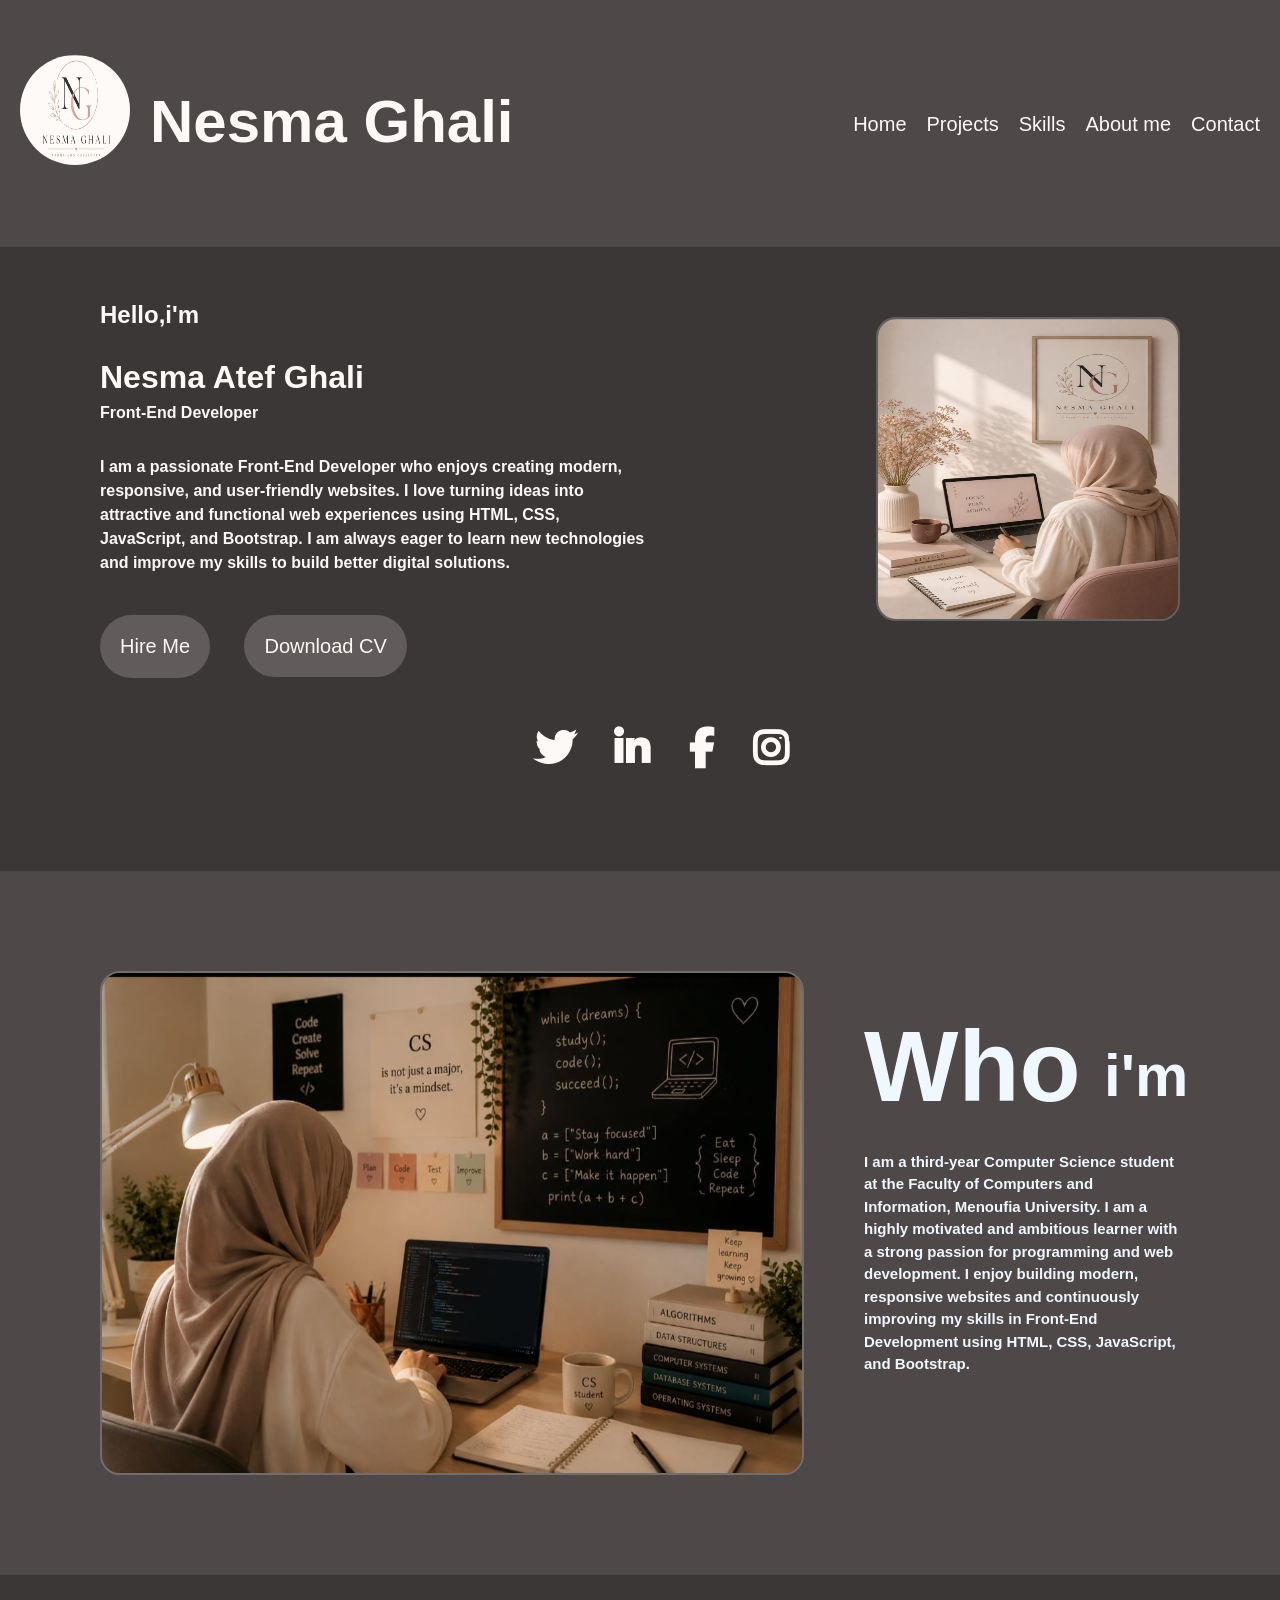
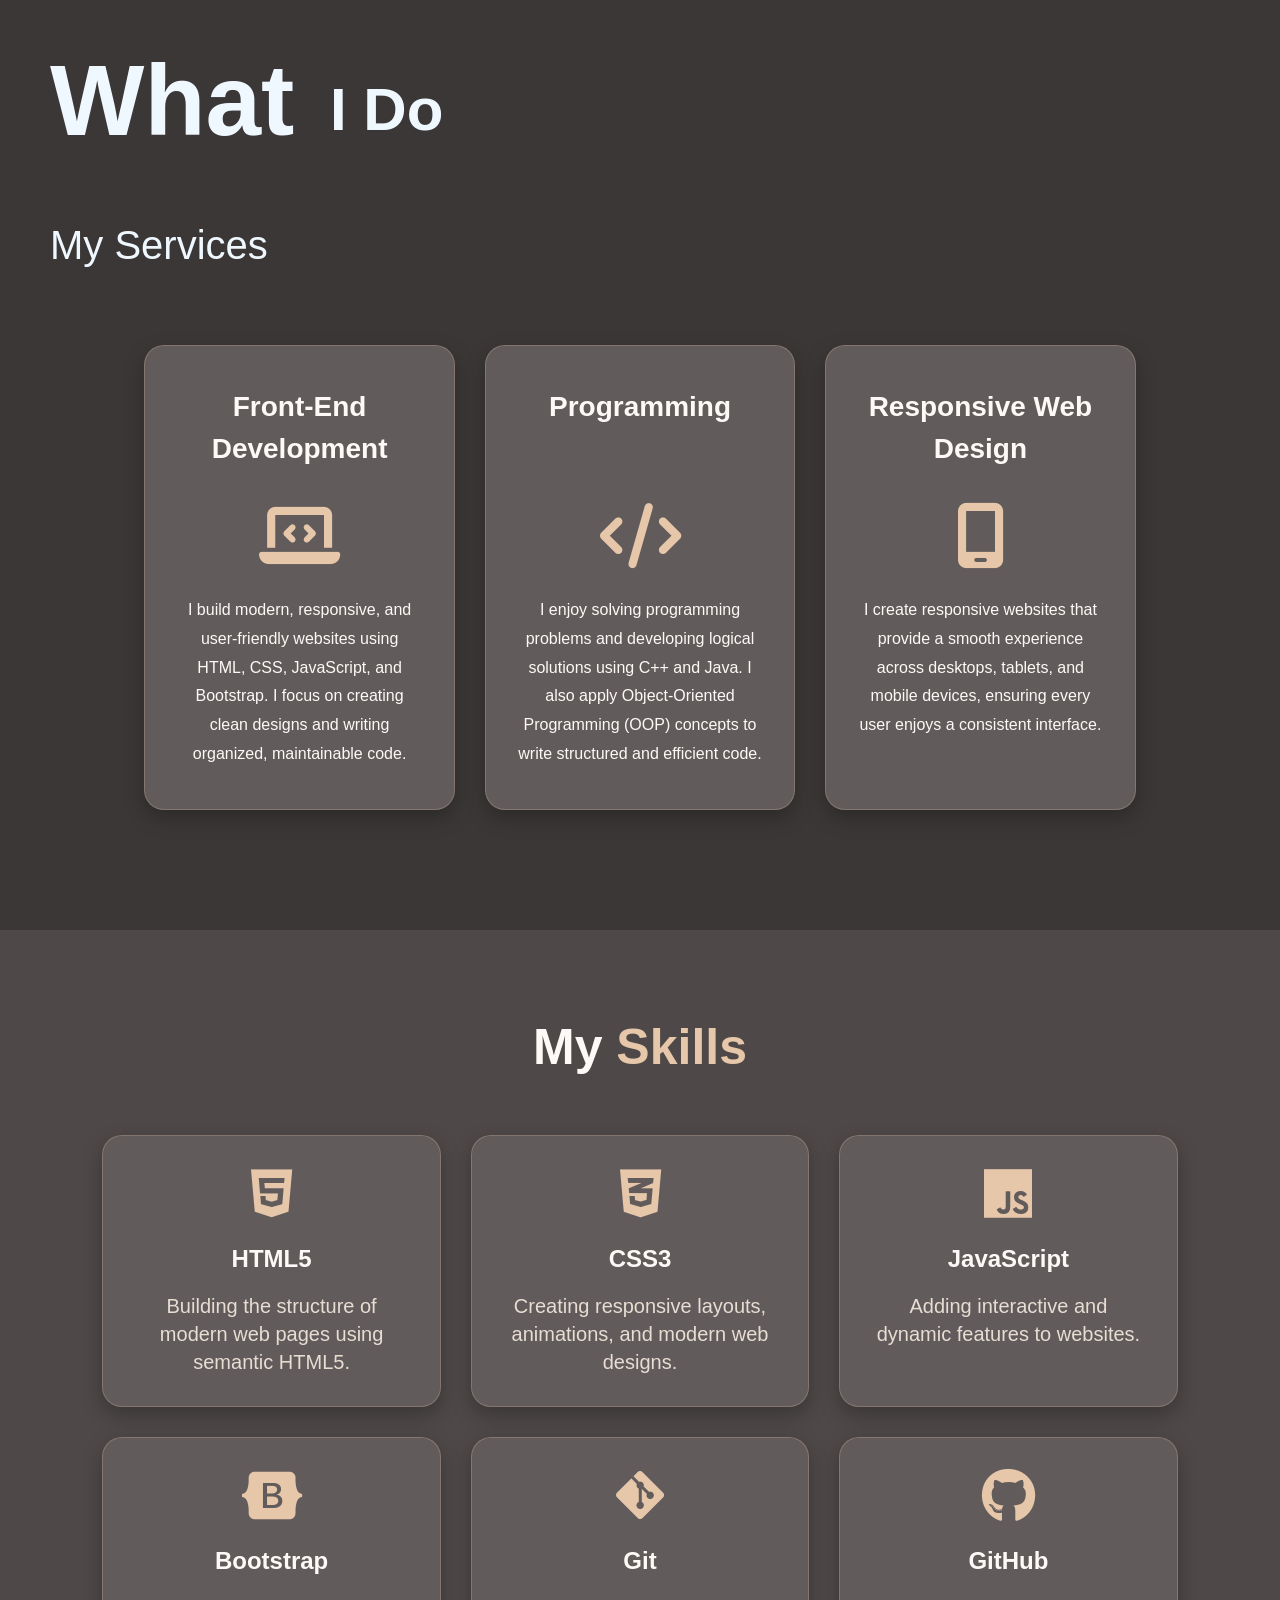
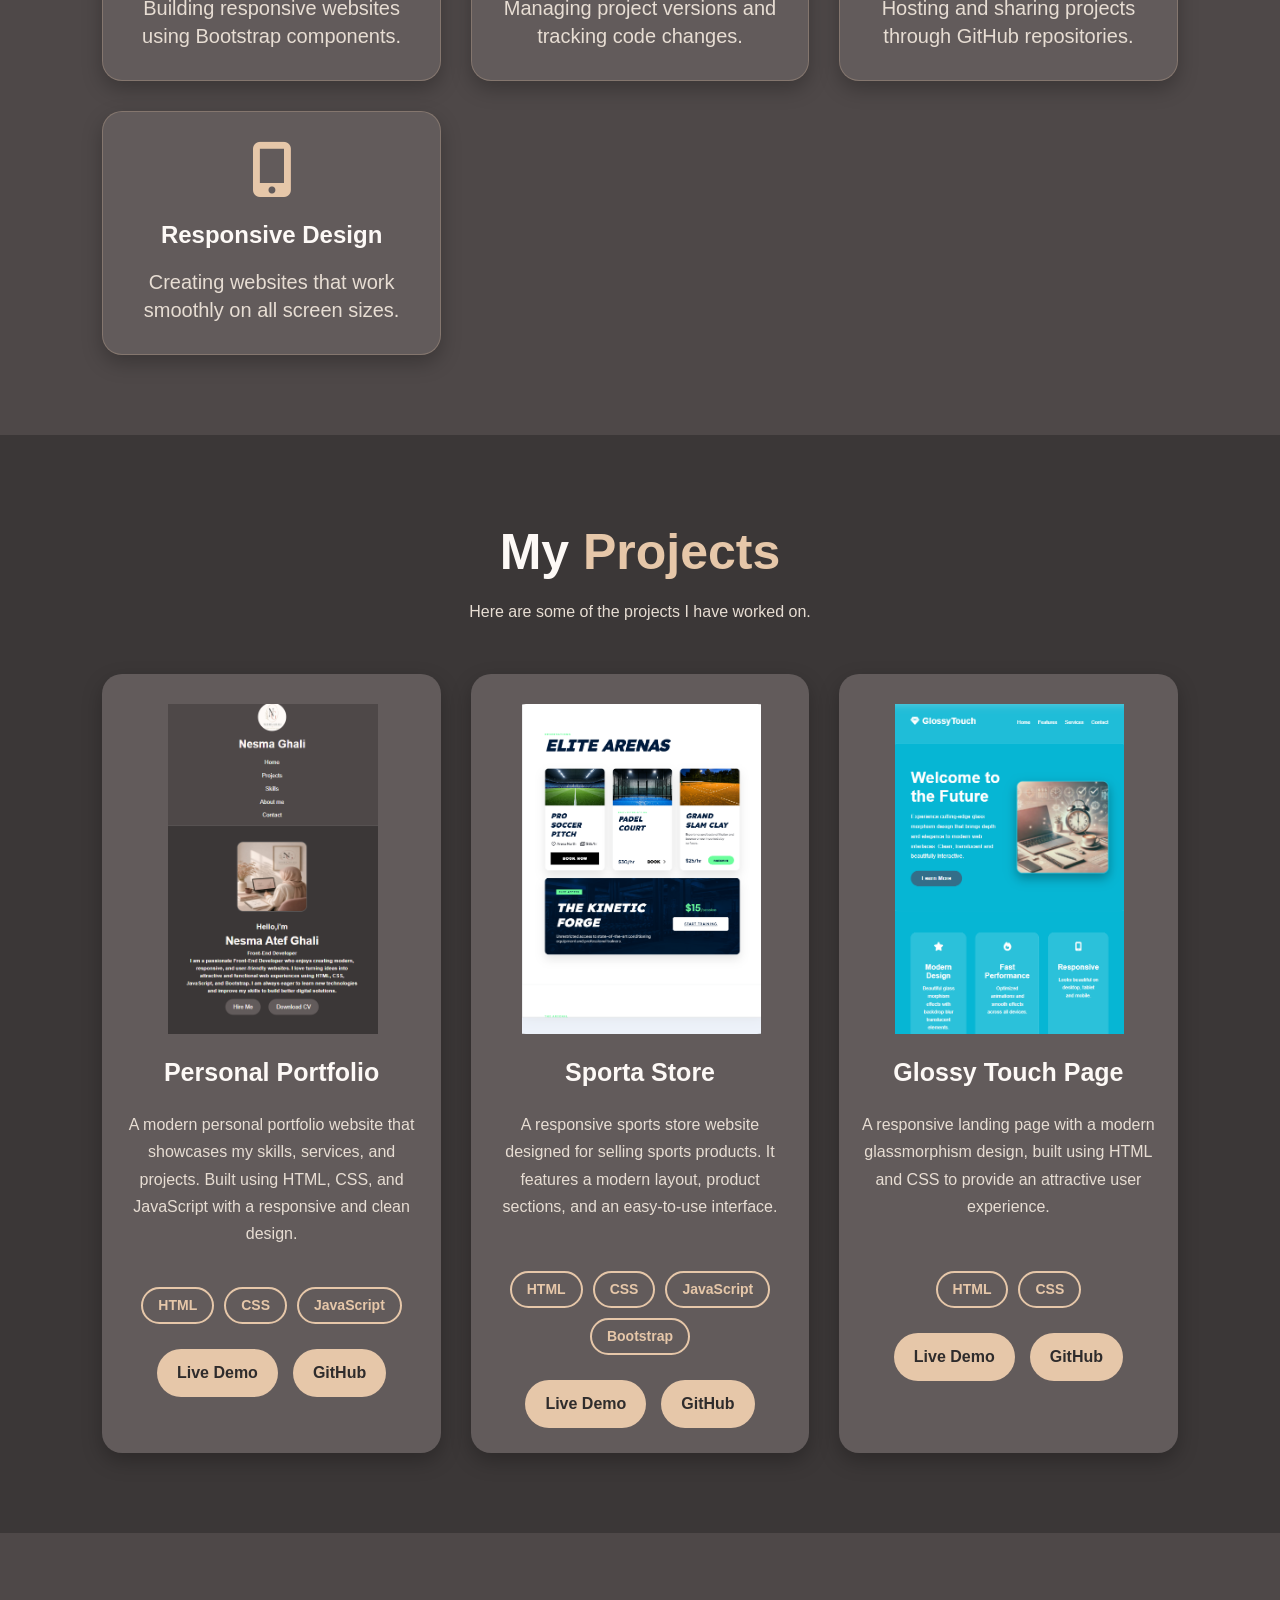
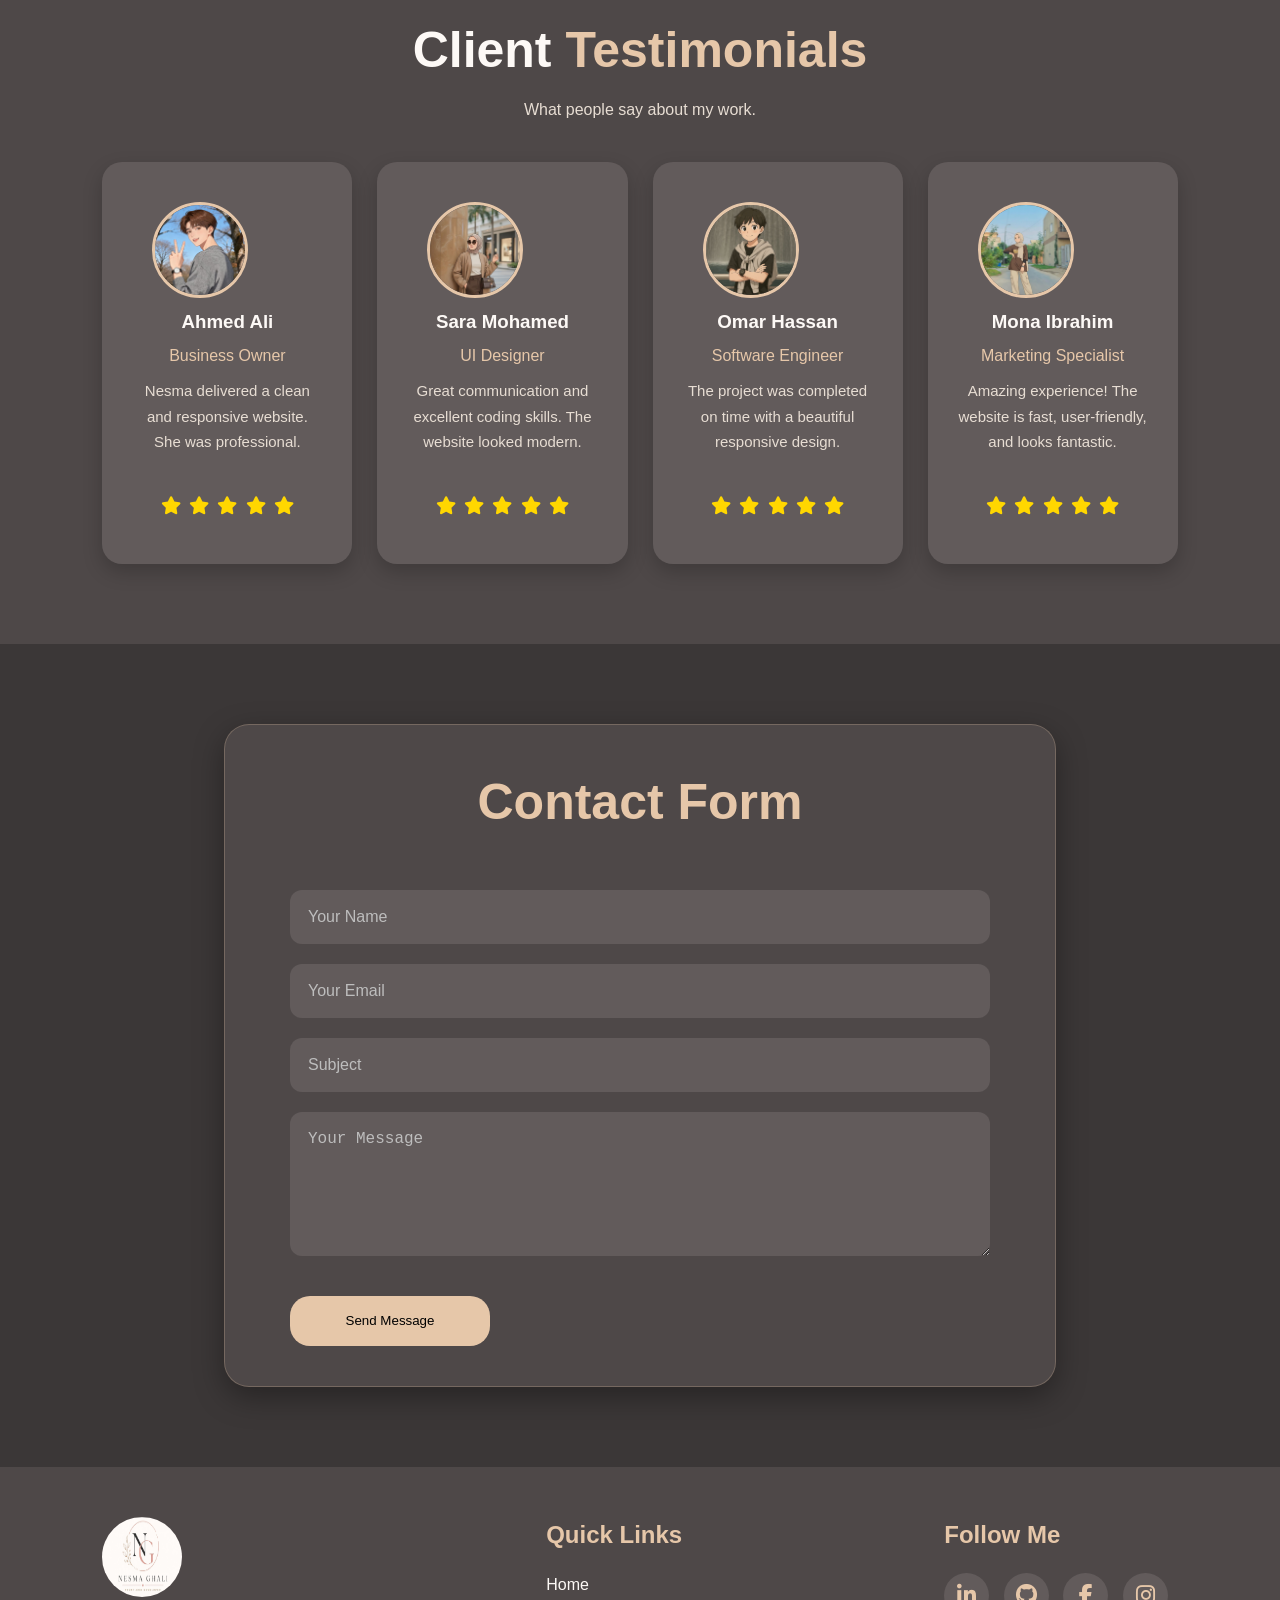
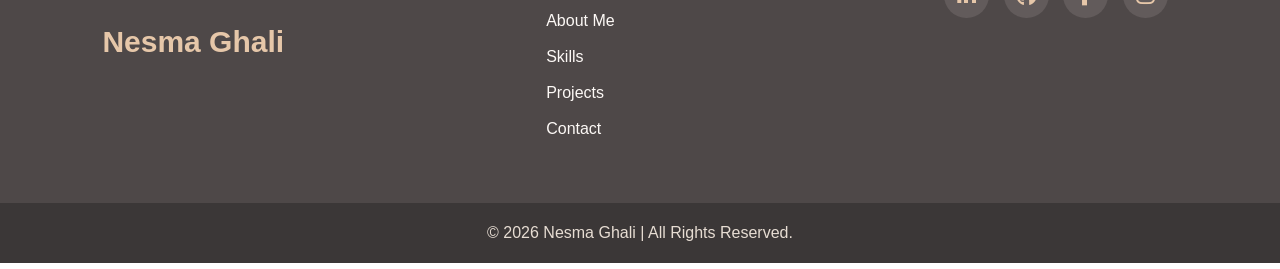
<file: index.html>
<!DOCTYPE html>
<html lang="en">
<head>
    <meta charset="UTF-8">
    <meta name="viewport" content="width=device-width, initial-scale=1.0">
    <title>Portfolio||Web Page</title>
    <link rel="stylesheet"
href="https://cdnjs.cloudflare.com/ajax/libs/font-awesome/6.6.0/css/all.min.css">
    <link rel="stylesheet" href="project.css">
</head>
<body>
    <!--header-->
    <div class="header">
        <div class="logo">
          <img src="images/logo-photo.jpeg">
          <h1>Nesma Ghali</h1>
        </div>
        <div class="navbar">
            <ul>
                <li><a href="#">Home</a></li>
                <li><a href="#project">Projects</a></li>
                <li><a href="#skill">Skills</a></li>
                <li><a href="#about_me">About me</a></li>
                <li><a href="#con_tact">Contact</a></li>
            </ul>
        </div>
    </div>
    <!--hero_section-->
    <div class="herosection">
        <div class="info">
            <h2 class="hello">Hello,i'm</h2>
            <h1>Nesma Atef Ghali</h1>
            <p class="job"><b>Front-End Developer</b></p>
            <p><b>I am a passionate Front-End Developer who enjoys creating modern,<br> responsive, and user-friendly websites. I love turning ideas into<br> attractive and functional web experiences using HTML, CSS,<br> JavaScript, and Bootstrap. I am always eager to learn new technologies <br>and improve my skills to build better digital solutions.</b></p>
            <button class="btn">Hire Me</button>
            <a href="my cv.pdf" id="downloadcv" class="btn">Download CV</a>
            <div class="social"> 
                 <a href="#"><i class="fa-brands fa-twitter"></i></a>
                 <a href="#"><i class="fa-brands fa-linkedin-in"></i></a>
                 <a target="_blank" href="https://www.facebook.com/share/19CzKwdGbt/"><i class="fa-brands fa-facebook-f"></i></a>
                 <a href="#"><i class="fa-brands fa-instagram"></i></a>
            </div>
        </div>
        <div class="heroimge">
         <img src="images/hero-photo.jpeg">
        </div>
    </div>
    <!--About section-->
    <div id="about_me" class="aboutme">
        <div class="aboutphoto">
            <img src="images/about_photo.jpeg">
        </div>
        <div class="aboutmepara">
           <h2>Who</h2><h3>i'm</h3><p><b>I am a third-year Computer Science student at the Faculty of Computers and Information, Menoufia University. I am a highly motivated and ambitious learner with a strong passion for programming and web development. I enjoy building modern, responsive websites and continuously improving my skills in Front-End Development using HTML, CSS, JavaScript, and Bootstrap.</b></p>
        </div>
    </div>
    <!-- service section -->
     <div class="Service">
         <h2 class="h2">What <h3>I Do</h3></h2><p class="my_services">My Services </p>
         <div class="service_photo">
            <div class="card">
                <h2>Front-End Development</h2>
                 <i class="fa-solid fa-laptop-code"></i>
                <p>I build modern, responsive, and user-friendly websites using HTML, CSS, JavaScript, and Bootstrap. I focus on creating clean designs and writing organized, maintainable code.</p>
            </div>
            <div class="card">
                <h2>Programming</h2>
                 <i class="fa-solid fa-code"></i>
                <p>I enjoy solving programming problems and developing logical solutions using C++ and Java. I also apply Object-Oriented Programming (OOP) concepts to write structured and efficient code.</p>
            </div>
            <div class="card">
                <h2>Responsive Web Design</h2>
                 <i class="fa-solid fa-mobile-screen"></i>
                <p>I create responsive websites that provide a smooth experience across desktops, tablets, and mobile devices, ensuring every user enjoys a consistent interface.</p>
            </div>
         </div>
     </div>
    <!-- Skills Section -->
<div id="skill" class="skills">
    <h1>My <span>Skills</span></h1>
    <div class="skills-container">

        <div class="skill-card">
            <i class="fa-brands fa-html5"></i>
            <h3>HTML5</h3>
            <p>Building the structure of modern web pages using semantic HTML5.</p>
        </div>

        <div class="skill-card">
            <i class="fa-brands fa-css3-alt"></i>
            <h3>CSS3</h3>
            <p>Creating responsive layouts, animations, and modern web designs.</p>
        </div>

        <div class="skill-card">
            <i class="fa-brands fa-js"></i>
            <h3>JavaScript</h3>
            <p>Adding interactive and dynamic features to websites.</p>
        </div>

        <div class="skill-card">
            <i class="fa-brands fa-bootstrap"></i>
            <h3>Bootstrap</h3>
            <p>Building responsive websites using Bootstrap components.</p>
        </div>

        <div class="skill-card">
            <i class="fa-brands fa-git-alt"></i>
            <h3>Git</h3>
            <p>Managing project versions and tracking code changes.</p>
        </div>

        <div class="skill-card">
            <i class="fa-brands fa-github"></i>
            <h3>GitHub</h3>
            <p>Hosting and sharing projects through GitHub repositories.</p>
        </div>

        <div class="skill-card">
            <i class="fa-solid fa-mobile-screen-button"></i>
            <h3>Responsive Design</h3>
            <p>Creating websites that work smoothly on all screen sizes.</p>
        </div>
    </div>
</div>
<!-- Projects Section -->

<div id="project" class="projects">

    <h1>My <span>Projects</span></h1>
    <p>Here are some of the projects I have worked on.</p>

    <div class="projects-container">

        <!-- Project 1 -->
        <div class="project-card">

            <img src="images/project3.png" alt="Portfolio">

            <h3>Personal Portfolio</h3>

            <p>
                A modern personal portfolio website that showcases my skills,
                services, and projects. Built using HTML, CSS, and JavaScript
                with a responsive and clean design.
            </p>

            <div class="tech">
                <span>HTML</span>
                <span>CSS</span>
                <span>JavaScript</span>
            </div>

            <div class="buttons">
                <a href= https://nesmaghali2006.github.io/Portfolio/ target="_blank" class="btn">Live Demo</a>
                <a href=https://github.com/NesmaGhali2006/Portfolio target="_blank" class="btn">GitHub</a>
            </div>

        </div>

        <!-- Project 2 -->
        <div class="project-card">

            <img src="images/project2.png" alt="Sporta Store">

            <h3>Sporta Store</h3>

            <p>
                A responsive sports store website designed for selling sports
                products. It features a modern layout, product sections,
                and an easy-to-use interface.
            </p>

            <div class="tech">
                <span>HTML</span>
                <span>CSS</span>
                <span>JavaScript</span>
                <span>Bootstrap</span>
            </div>

            <div class="buttons">
                <a href="https://nesmaghali2006.github.io/sportaproject/" target="_blank" class="btn">Live Demo</a>
                <a href="https://github.com/NesmaGhali2006/sportaproject" target="_blank" class="btn">GitHub</a>
            </div>

        </div>

        <!-- Project 3 -->
        <div class="project-card">

            <img src="images/project1.png" alt="Glossy Touch">

            <h3>Glossy Touch Page</h3>

            <p>
                A responsive landing page with a modern glassmorphism design,
                built using HTML and CSS to provide an attractive user experience.
            </p>

            <div class="tech">
                <span>HTML</span>
                <span>CSS</span>
            </div>

            <div class="buttons">
                <a href=" https://nesmaghali2006.github.io/gloosy-touch/" target="_blank" class="btn">Live Demo</a>
                <a href="https://github.com/NesmaGhali2006/gloosy-touch" target="_blank" class="btn">GitHub</a>
            </div>

        </div>

    </div>
    </div>
    <!-- Testimonial Section -->

    <div class="testimonial">

         <h1>Client <span>Testimonials</span></h1>
         <p>What people say about my work.</p>

         <div class="testimonial-container">

        <!-- Card 1 -->
           <div class="testimonial-card">

              <img src="images/c1.jpeg" alt="Ahmed">

              <h3>Ahmed Ali</h3>

              <h4>Business Owner</h4>
              <p>
                Nesma delivered a clean and responsive website.
                She was professional.
              </p>
              <div class="stars">
                <i class="fa-solid fa-star"></i>
                <i class="fa-solid fa-star"></i>
                <i class="fa-solid fa-star"></i>
                <i class="fa-solid fa-star"></i>
                <i class="fa-solid fa-star"></i>
              </div>

          </div>

        <!-- Card 2 -->
        <div class="testimonial-card">

            <img src="images/c8.jpeg" alt="Sara">

            <h3>Sara Mohamed</h3>
            <h4>UI Designer</h4>
            <p>
                Great communication and excellent coding skills.
                The website looked modern.
            </p>
            <div class="stars">
                <i class="fa-solid fa-star"></i>
                <i class="fa-solid fa-star"></i>
                <i class="fa-solid fa-star"></i>
                <i class="fa-solid fa-star"></i>
                <i class="fa-solid fa-star"></i>
            </div>

        </div>

        <!-- Card 3 -->
        <div class="testimonial-card">

            <img src="images/c4.jpeg" alt="Omar">

            <h3>Omar Hassan</h3>

            <h4>Software Engineer</h4>

            <p>
                The project was completed on time with a beautiful
                responsive design.
            </p>
            <div class="stars">
                <i class="fa-solid fa-star"></i>
                <i class="fa-solid fa-star"></i>
                <i class="fa-solid fa-star"></i>
                <i class="fa-solid fa-star"></i>
                <i class="fa-solid fa-star"></i>
            </div>

        </div>

        <!-- Card 4 -->
        <div class="testimonial-card">

            <img src="images/c10.jpeg" alt="Mona">

            <h3>Mona Ibrahim</h3>

            <h4>Marketing Specialist</h4>

            <p>
                Amazing experience! The website is fast,
                user-friendly, and looks fantastic.
            </p>
            <div class="stars">
                <i class="fa-solid fa-star"></i>
                <i class="fa-solid fa-star"></i>
                <i class="fa-solid fa-star"></i>
                <i class="fa-solid fa-star"></i>
                <i class="fa-solid fa-star"></i>
            </div>
        </div>

    </div>
</div>
<!-- Contact Section -->

<div id="con_tact" class="contact">

    <div class="contact-box"><h1>Contact Form</h1>

    <form id="contactForm">

        <input required type="text" id="name" placeholder="Your Name">

        <input required type="email" id="email" placeholder="Your Email">

        <input required type="text" id="subject" placeholder="Subject">

        <textarea required id="message" rows="6" placeholder="Your Message"></textarea>

        <button type="submit" class="btn" onclick="sucess()">Send Message</button>
    </form>
</div>
</div>
<!-- Footer -->

<div class="footer">

    <div class="footer-logo">
        <img src="images/logo-photo.jpeg" alt="Logo">
        <h2>Nesma Ghali</h2>
    </div>

    <div class="footer-links">
        <h3>Quick Links</h3>

        <a href="#">Home</a>
        <a href="#about_me">About Me</a>
        <a href="#skill">Skills</a>
        <a href="#project">Projects</a>
        <a href="#con_tact">Contact</a>
    </div>

    <div class="footer-social">
        <h3>Follow Me</h3>

        <a href="#"><i class="fa-brands fa-linkedin-in"></i></a>
        <a href="https://github.com/NesmaGhali2006" target="_blank"><i class="fa-brands fa-github"></i></a>
        <a href="https://www.facebook.com/share/19CzKwdGbt/" target="_blank"><i class="fa-brands fa-facebook-f"></i></a>
        <a href="#"><i class="fa-brands fa-instagram"></i></a>

    </div>

</div>

<div class="copyright">
    <p>&copy; 2026 Nesma Ghali | All Rights Reserved.</p>
</div>
<script src="project.js"></script>
</body>
</html>
</file>
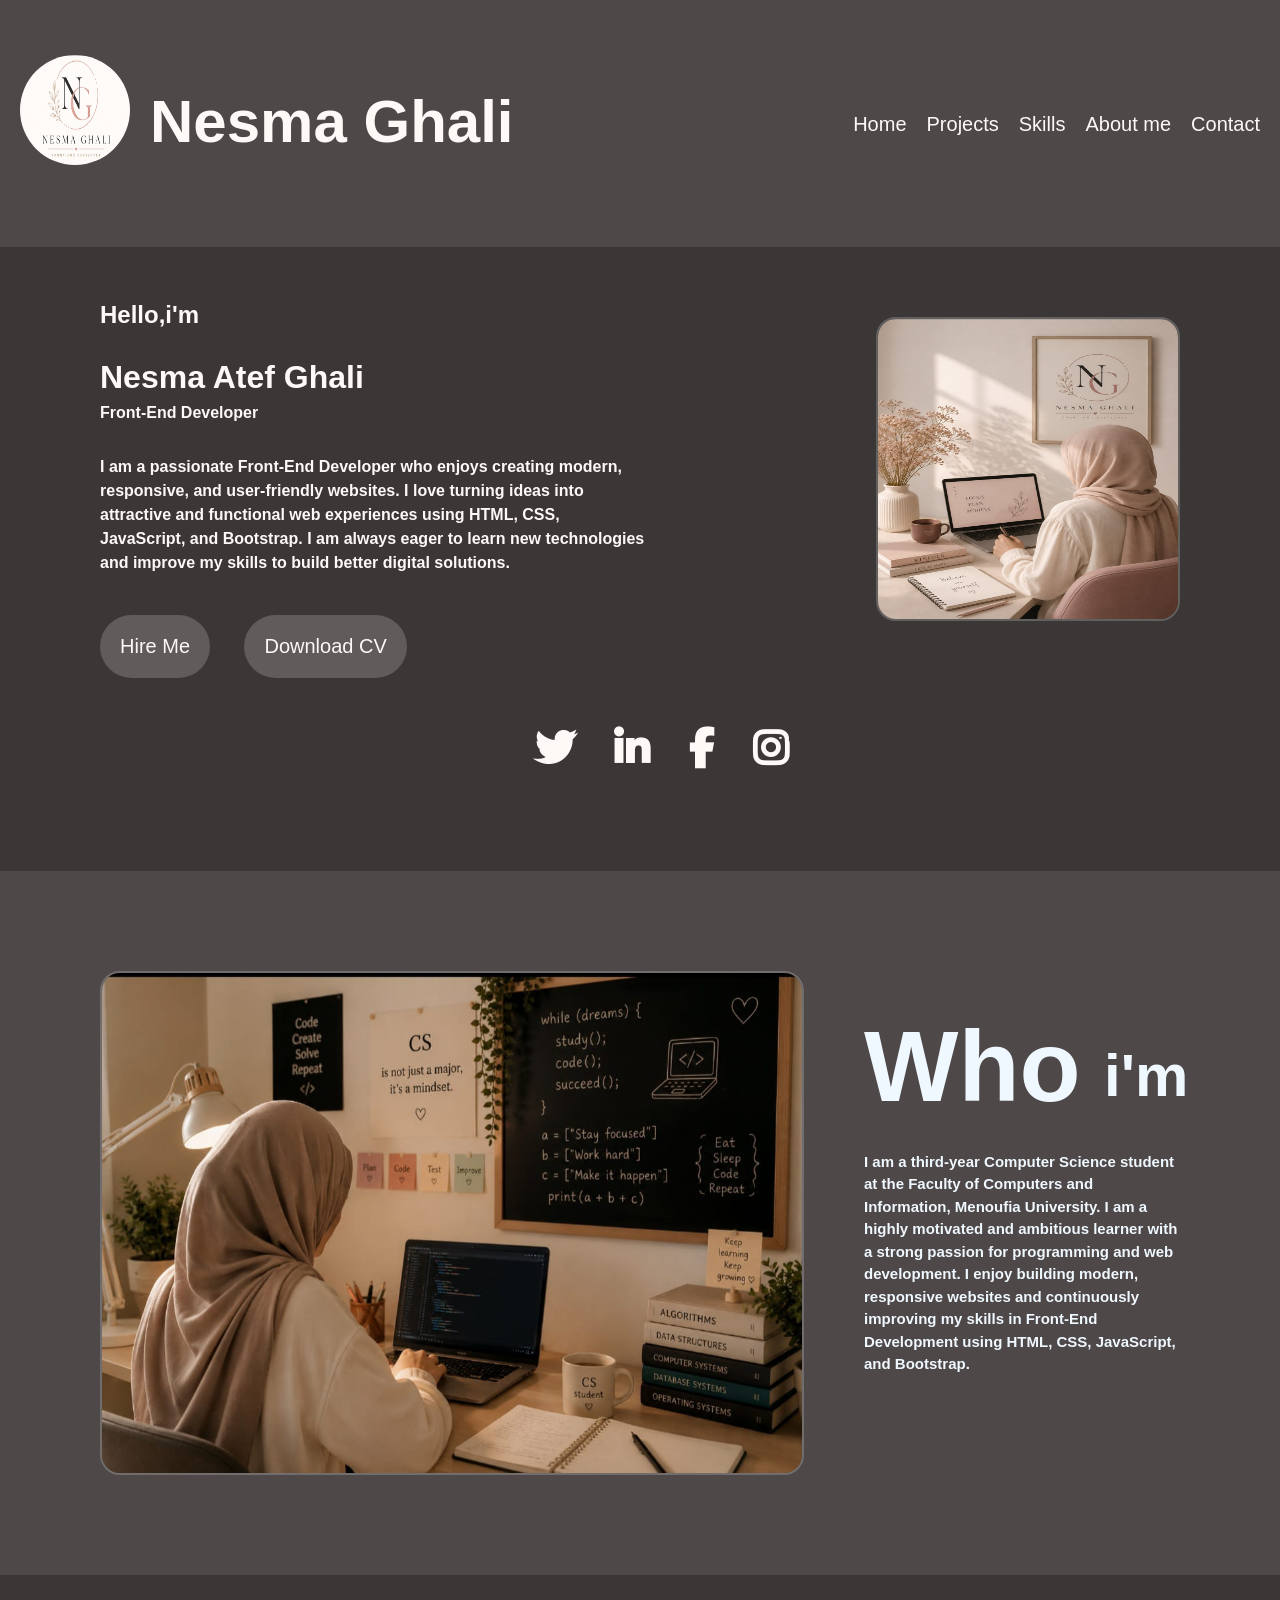
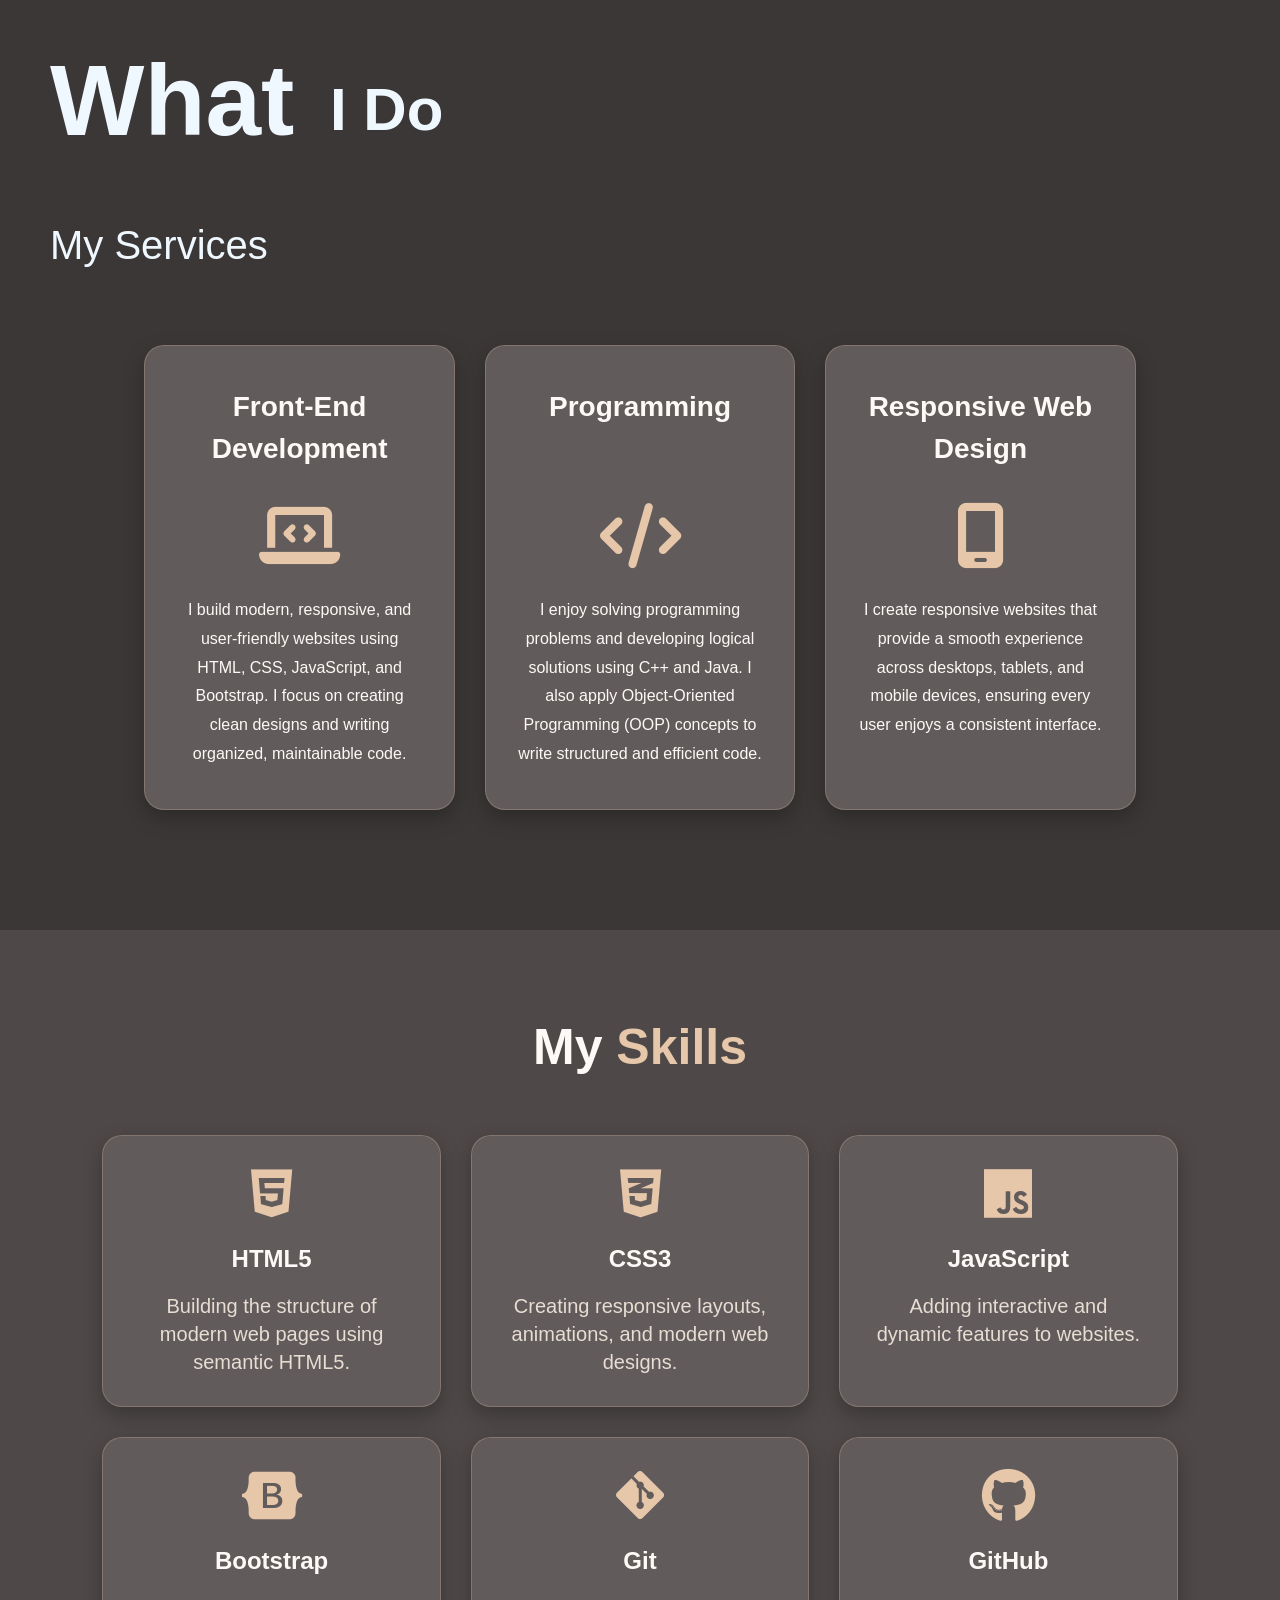
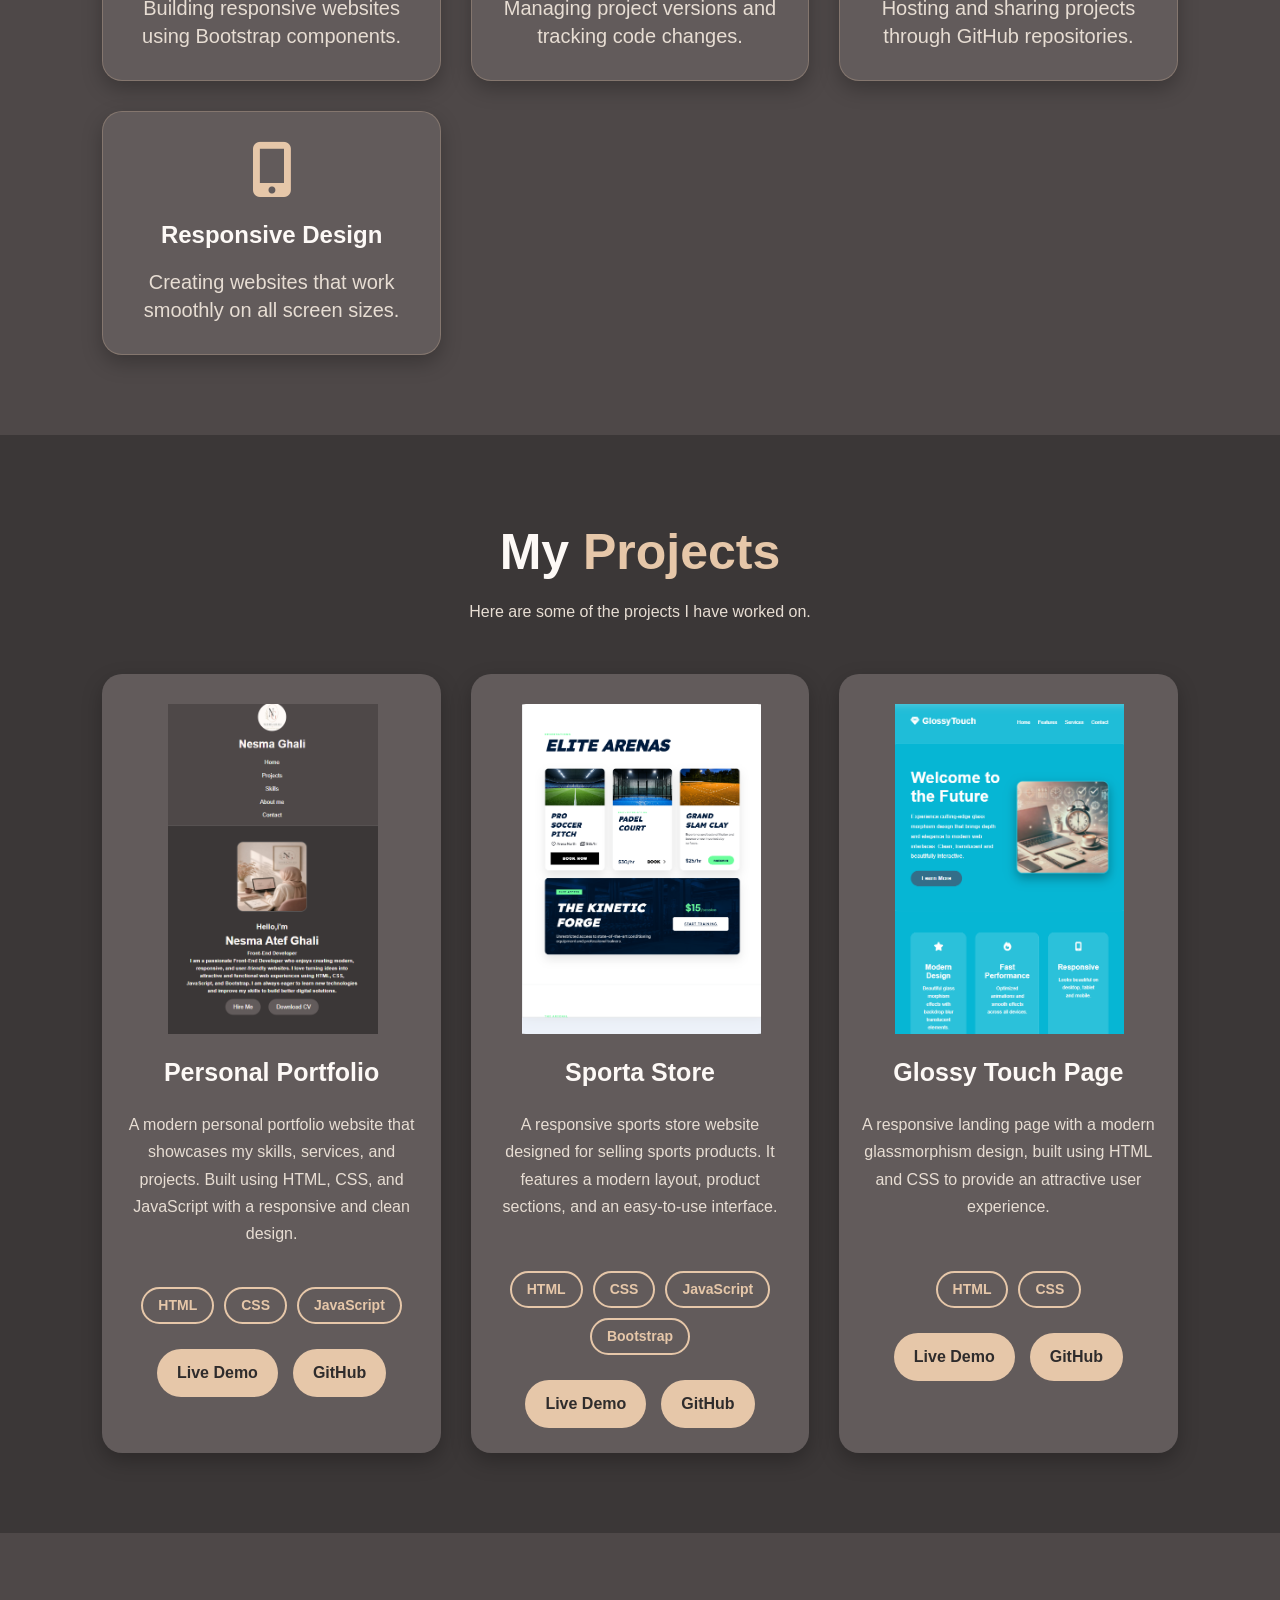
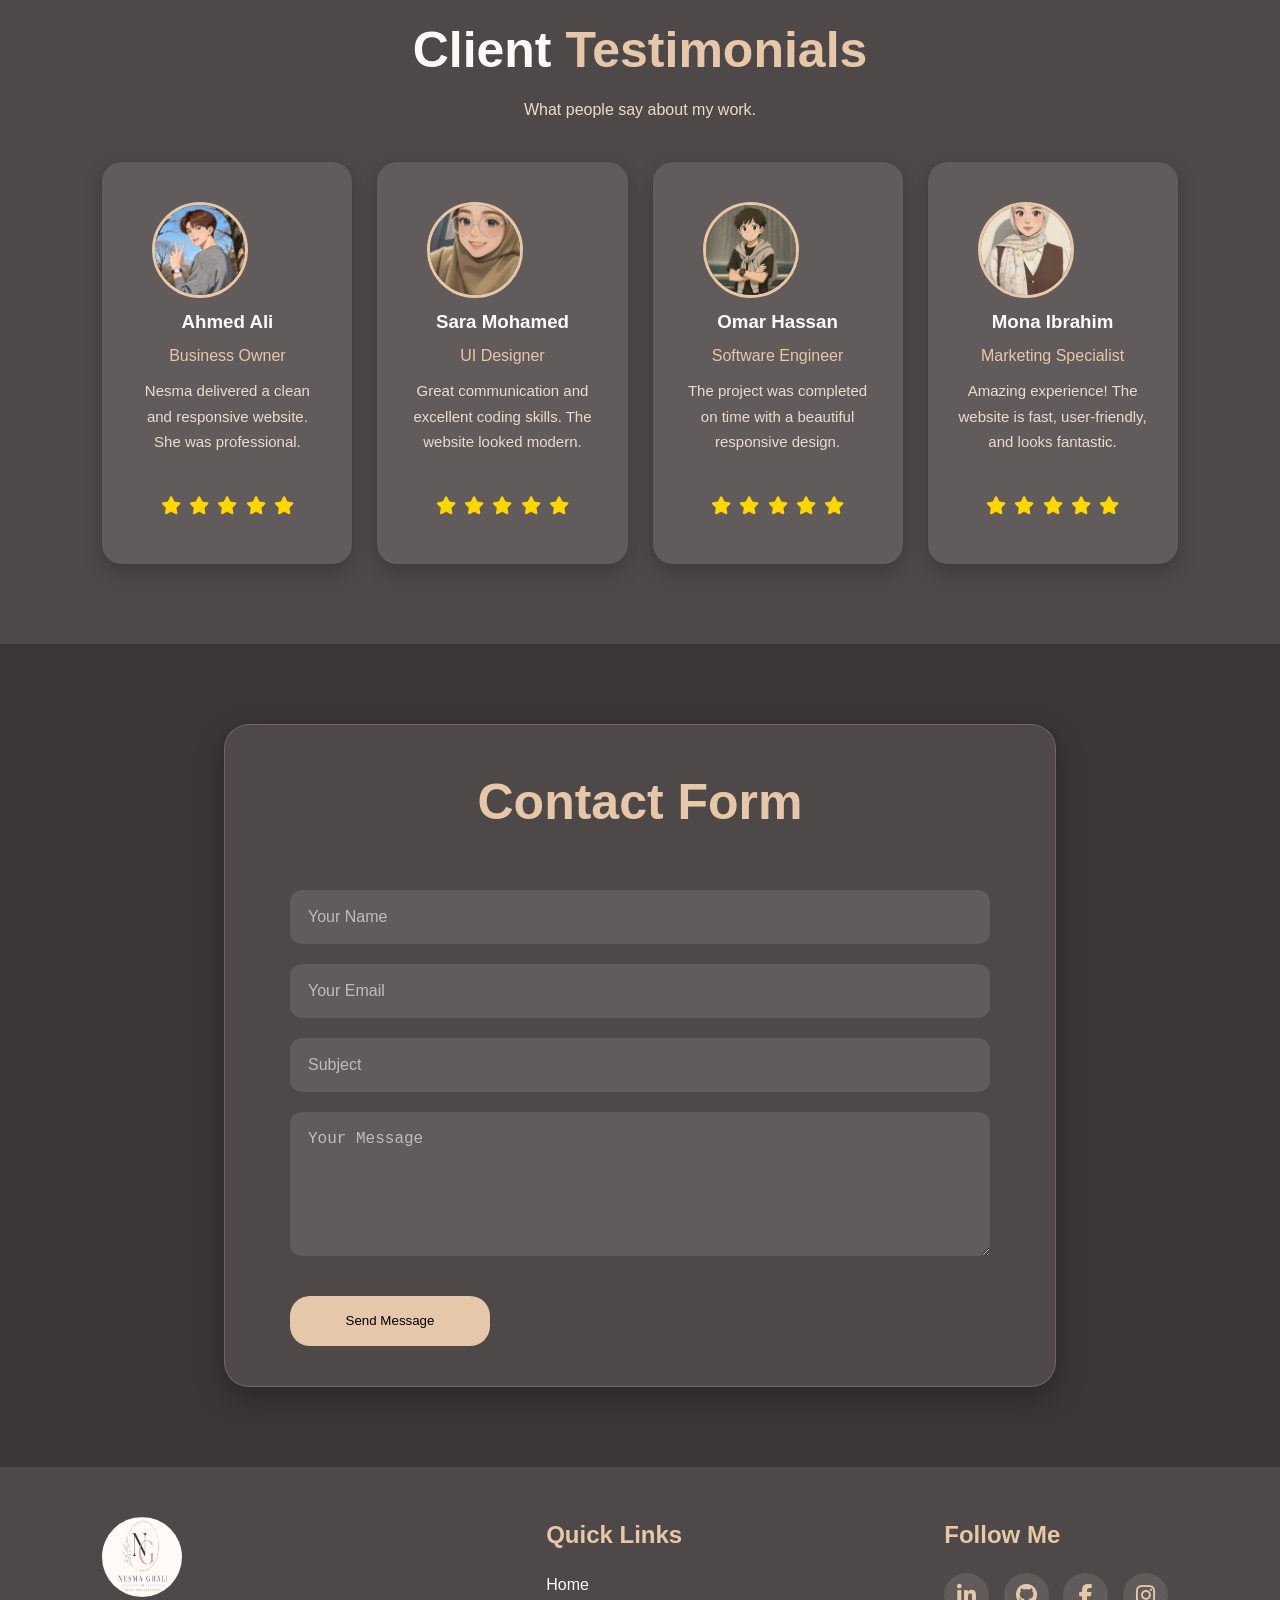
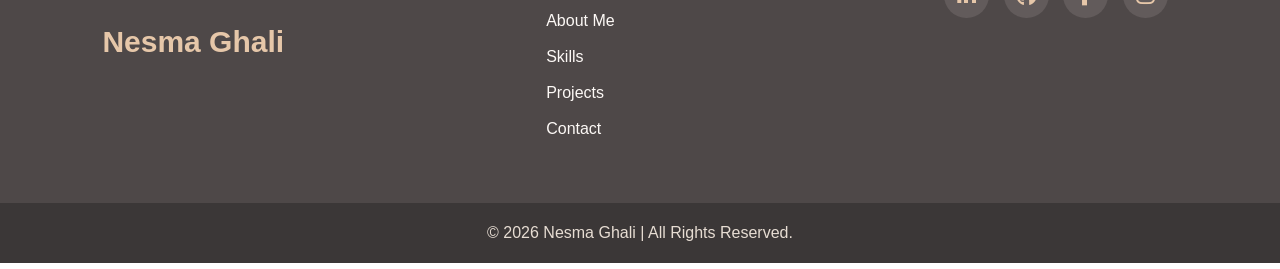
<file: project.html>
<!DOCTYPE html>
<html lang="en">
<head>
    <meta charset="UTF-8">
    <meta name="viewport" content="width=device-width, initial-scale=1.0">
    <title>Portfolio||Web Page</title>
    <link rel="stylesheet"
href="https://cdnjs.cloudflare.com/ajax/libs/font-awesome/6.6.0/css/all.min.css">
    <link rel="stylesheet" href="project.css">
</head>
<body>
    <!--header-->
    <div class="header">
        <div class="logo">
          <img src="images/logo-photo.jpeg">
          <h1>Nesma Ghali</h1>
        </div>
        <div class="navbar">
            <ul>
                <li><a href="#">Home</a></li>
                <li><a href="#project">Projects</a></li>
                <li><a href="#skill">Skills</a></li>
                <li><a href="#about_me">About me</a></li>
                <li><a href="#con_tact">Contact</a></li>
            </ul>
        </div>
    </div>
    <!--hero_section-->
    <div class="herosection">
        <div class="info">
            <h2 class="hello">Hello,i'm</h2>
            <h1>Nesma Atef Ghali</h1>
            <p class="job"><b>Front-End Developer</b></p>
            <p><b>I am a passionate Front-End Developer who enjoys creating modern,<br> responsive, and user-friendly websites. I love turning ideas into<br> attractive and functional web experiences using HTML, CSS,<br> JavaScript, and Bootstrap. I am always eager to learn new technologies <br>and improve my skills to build better digital solutions.</b></p>
            <button class="btn">Hire Me</button>
            <button class="btn">Download CV</button>
            <div class="social"> 
                 <a href="#"><i class="fa-brands fa-twitter"></i></a>
                 <a href="#"><i class="fa-brands fa-linkedin-in"></i></a>
                 <a target="_blank" href="https://www.facebook.com/share/19CzKwdGbt/"><i class="fa-brands fa-facebook-f"></i></a>
                 <a href="#"><i class="fa-brands fa-instagram"></i></a>
            </div>
        </div>
        <div class="heroimge">
         <img src="images/hero-photo.jpeg">
        </div>
    </div>
    <!--About section-->
    <div id="about_me" class="aboutme">
        <div class="aboutphoto">
            <img src="images/about_photo.jpeg">
        </div>
        <div class="aboutmepara">
           <h2>Who</h2><h3>i'm</h3><p><b>I am a third-year Computer Science student at the Faculty of Computers and Information, Menoufia University. I am a highly motivated and ambitious learner with a strong passion for programming and web development. I enjoy building modern, responsive websites and continuously improving my skills in Front-End Development using HTML, CSS, JavaScript, and Bootstrap.</b></p>
        </div>
    </div>
    <!-- service section -->
     <div class="Service">
         <h2 class="h2">What <h3>I Do</h3></h2><p class="my_services">My Services </p>
         <div class="service_photo">
            <div class="card">
                <h2>Front-End Development</h2>
                 <i class="fa-solid fa-laptop-code"></i>
                <p>I build modern, responsive, and user-friendly websites using HTML, CSS, JavaScript, and Bootstrap. I focus on creating clean designs and writing organized, maintainable code.</p>
            </div>
            <div class="card">
                <h2>Programming</h2>
                 <i class="fa-solid fa-code"></i>
                <p>I enjoy solving programming problems and developing logical solutions using C++ and Java. I also apply Object-Oriented Programming (OOP) concepts to write structured and efficient code.</p>
            </div>
            <div class="card">
                <h2>Responsive Web Design</h2>
                 <i class="fa-solid fa-mobile-screen"></i>
                <p>I create responsive websites that provide a smooth experience across desktops, tablets, and mobile devices, ensuring every user enjoys a consistent interface.</p>
            </div>
         </div>
     </div>
    <!-- Skills Section -->
<div id="skill" class="skills">
    <h1>My <span>Skills</span></h1>
    <div class="skills-container">

        <div class="skill-card">
            <i class="fa-brands fa-html5"></i>
            <h3>HTML5</h3>
            <p>Building the structure of modern web pages using semantic HTML5.</p>
        </div>

        <div class="skill-card">
            <i class="fa-brands fa-css3-alt"></i>
            <h3>CSS3</h3>
            <p>Creating responsive layouts, animations, and modern web designs.</p>
        </div>

        <div class="skill-card">
            <i class="fa-brands fa-js"></i>
            <h3>JavaScript</h3>
            <p>Adding interactive and dynamic features to websites.</p>
        </div>

        <div class="skill-card">
            <i class="fa-brands fa-bootstrap"></i>
            <h3>Bootstrap</h3>
            <p>Building responsive websites using Bootstrap components.</p>
        </div>

        <div class="skill-card">
            <i class="fa-brands fa-git-alt"></i>
            <h3>Git</h3>
            <p>Managing project versions and tracking code changes.</p>
        </div>

        <div class="skill-card">
            <i class="fa-brands fa-github"></i>
            <h3>GitHub</h3>
            <p>Hosting and sharing projects through GitHub repositories.</p>
        </div>

        <div class="skill-card">
            <i class="fa-solid fa-mobile-screen-button"></i>
            <h3>Responsive Design</h3>
            <p>Creating websites that work smoothly on all screen sizes.</p>
        </div>
    </div>
</div>
<!-- Projects Section -->

<div id="project" class="projects">

    <h1>My <span>Projects</span></h1>
    <p>Here are some of the projects I have worked on.</p>

    <div class="projects-container">

        <!-- Project 1 -->
        <div class="project-card">

            <img src="images/project3.png" alt="Portfolio">

            <h3>Personal Portfolio</h3>

            <p>
                A modern personal portfolio website that showcases my skills,
                services, and projects. Built using HTML, CSS, and JavaScript
                with a responsive and clean design.
            </p>

            <div class="tech">
                <span>HTML</span>
                <span>CSS</span>
                <span>JavaScript</span>
            </div>

            <div class="buttons">
                <a href="#" class="btn">Live Demo</a>
                <a href="#" class="btn">GitHub</a>
            </div>

        </div>

        <!-- Project 2 -->
        <div class="project-card">

            <img src="images/project2.png" alt="Sporta Store">

            <h3>Sporta Store</h3>

            <p>
                A responsive sports store website designed for selling sports
                products. It features a modern layout, product sections,
                and an easy-to-use interface.
            </p>

            <div class="tech">
                <span>HTML</span>
                <span>CSS</span>
                <span>JavaScript</span>
                <span>Bootstrap</span>
            </div>

            <div class="buttons">
                <a href="#" class="btn">Live Demo</a>
                <a href="#" class="btn">GitHub</a>
            </div>

        </div>

        <!-- Project 3 -->
        <div class="project-card">

            <img src="images/project1.png" alt="Glossy Touch">

            <h3>Glossy Touch Page</h3>

            <p>
                A responsive landing page with a modern glassmorphism design,
                built using HTML and CSS to provide an attractive user experience.
            </p>

            <div class="tech">
                <span>HTML</span>
                <span>CSS</span>
            </div>

            <div class="buttons">
                <a href="#" class="btn">Live Demo</a>
                <a href="#" class="btn">GitHub</a>
            </div>

        </div>

    </div>
    </div>
    <!-- Testimonial Section -->

    <div class="testimonial">

         <h1>Client <span>Testimonials</span></h1>
         <p>What people say about my work.</p>

         <div class="testimonial-container">

        <!-- Card 1 -->
           <div class="testimonial-card">

              <img src="images/c1.jpeg" alt="Ahmed">

              <h3>Ahmed Ali</h3>

              <h4>Business Owner</h4>
              <p>
                Nesma delivered a clean and responsive website.
                She was professional.
              </p>
              <div class="stars">
                <i class="fa-solid fa-star"></i>
                <i class="fa-solid fa-star"></i>
                <i class="fa-solid fa-star"></i>
                <i class="fa-solid fa-star"></i>
                <i class="fa-solid fa-star"></i>
              </div>

          </div>

        <!-- Card 2 -->
        <div class="testimonial-card">

            <img src="images/c5.jpeg" alt="Sara">

            <h3>Sara Mohamed</h3>
            <h4>UI Designer</h4>
            <p>
                Great communication and excellent coding skills.
                The website looked modern.
            </p>
            <div class="stars">
                <i class="fa-solid fa-star"></i>
                <i class="fa-solid fa-star"></i>
                <i class="fa-solid fa-star"></i>
                <i class="fa-solid fa-star"></i>
                <i class="fa-solid fa-star"></i>
            </div>

        </div>

        <!-- Card 3 -->
        <div class="testimonial-card">

            <img src="/images/c4.jpeg" alt="Omar">

            <h3>Omar Hassan</h3>

            <h4>Software Engineer</h4>

            <p>
                The project was completed on time with a beautiful
                responsive design.
            </p>
            <div class="stars">
                <i class="fa-solid fa-star"></i>
                <i class="fa-solid fa-star"></i>
                <i class="fa-solid fa-star"></i>
                <i class="fa-solid fa-star"></i>
                <i class="fa-solid fa-star"></i>
            </div>

        </div>

        <!-- Card 4 -->
        <div class="testimonial-card">

            <img src="/images/c6.jpeg" alt="Mona">

            <h3>Mona Ibrahim</h3>

            <h4>Marketing Specialist</h4>

            <p>
                Amazing experience! The website is fast,
                user-friendly, and looks fantastic.
            </p>
            <div class="stars">
                <i class="fa-solid fa-star"></i>
                <i class="fa-solid fa-star"></i>
                <i class="fa-solid fa-star"></i>
                <i class="fa-solid fa-star"></i>
                <i class="fa-solid fa-star"></i>
            </div>
        </div>

    </div>
</div>
<!-- Contact Section -->

<div id="con_tact" class="contact">

    <div class="contact-box"><h1>Contact Form</h1>

    <form id="contactForm">

        <input required type="text" id="name" placeholder="Your Name">

        <input required type="email" id="email" placeholder="Your Email">

        <input required type="text" id="subject" placeholder="Subject">

        <textarea required id="message" rows="6" placeholder="Your Message"></textarea>

        <button type="submit" class="btn" onclick="sucess()">Send Message</button>
    </form>
</div>
</div>
<!-- Footer -->

<div class="footer">

    <div class="footer-logo">
        <img src="images/logo-photo.jpeg" alt="Logo">
        <h2>Nesma Ghali</h2>
    </div>

    <div class="footer-links">
        <h3>Quick Links</h3>

        <a href="#">Home</a>
        <a href="#about_me">About Me</a>
        <a href="#skill">Skills</a>
        <a href="#project">Projects</a>
        <a href="#con_tact">Contact</a>
    </div>

    <div class="footer-social">
        <h3>Follow Me</h3>

        <a href="#"><i class="fa-brands fa-linkedin-in"></i></a>
        <a href="#"><i class="fa-brands fa-github"></i></a>
        <a href="https://www.facebook.com/share/19CzKwdGbt/" target="_blank"><i class="fa-brands fa-facebook-f"></i></a>
        <a href="#"><i class="fa-brands fa-instagram"></i></a>

    </div>

</div>

<div class="copyright">
    <p>&copy; 2026 Nesma Ghali | All Rights Reserved.</p>
</div>
<script src="project.js"></script>
</body>
</html>
</file>
<file: project.css>
*{
    margin:0;
    padding:0;
}
:root{
    --bg-dark: #3B3737;
    --bg-light: #4E4848;
    --card: #625B5B;

    --text: #fdf9f6;
    --text-soft: #E7DDD3;

    --primary: #E6C7A9;
    --hover: #f1cca9;
}
body,html{
     font-family:'Poppins',sans-serif;
     line-height: 1.5;
     margin: 0;
     padding: 0;
     overflow-x: hidden;
     width: 100%;
}
    
/* header */
.header{
    display: flex;
    justify-content: space-between;
    align-items: center;
    background-color: var(--bg-light);
    padding: 20px;
}

.logo img{
    width: 110px;
    height: 110px;
    border-radius:55px;
    transform: translatey(35px);

}
.logo h1{
    transform: translatey(-60px);
    padding-left: 130px;
    font-size: 60px;
    /* color: antiquewhite; */
    color: var(--text);
}
.navbar ul{
    display: flex;
    justify-content: space-between;
    align-items: center;
    list-style: none;
    gap: 20px;
}
.navbar a{
    color: var(--text);
    /* color:antiquewhite; */
    text-decoration: none;
    font-size: 20px;
    cursor: pointer;
    transition: 0.4s;
}
.navbar a:hover{
    /* transform: scale(1.3); */
    color: var(--hover);
}
/* Hero Section */
.herosection{
    display: flex;
    justify-content: space-between;
    align-items: center;
    background-color:  var(--bg-dark);
    color: var(--text);
    padding: 100px;
    
}
.herosection .heroimge img{
    width:300px;
    height: 300px;
    display: block;
    border-radius:20px;
    border:2px solid rgba(255,255,255,.2);
    transform: translateY(-90px);
}
.herosection .hello{
    transform: translatey(-50px);
}
.info h1,.job{
    transform: translatey(-30px);
}
.social{
    margin-top: 50px;
    text-align: center;
    margin-left: 400px;
}
.social i{
    color:var(--text);
     font-size: 40px;
    font-weight: bold;
    margin-left: 35px;
  
}
.info .btn{
    font-size: 20px;
    color: var(--text);
    cursor: pointer;
    transition: 0.4s;
    background-color:var(--card); 
    padding: 20px;
    border-radius: 100px; 
    border: none; 
    margin-right: 30px; 
    margin-top: 40px;
}
#downloadcv{
    text-decoration: none;
}
.info .btn:hover{
    background-color:var(--hover);
    /* transform: scale(1.08); */
}
.social a{
    color: var(--text);
    text-decoration: none;
    font-size: 20px;
    transition: 0.3s;
}
.social i:hover{
    color:var(--hover);
    transform: scale(1.08);
}
/* about section */
.aboutme{
    background-color: var(--bg-light); 
    display: flex;
    justify-content: space-between;
    align-items: center;
    color: aliceblue;
    padding: 100px;
    line-height: 1.5;
}
.aboutme .aboutphoto img{
    width:700px;
    height: 500px;
    display: block;
    border-radius:20px;
    border:2px solid rgba(255,255,255,.2);
    margin-right: 60px;
    
}
.aboutme h2{
    font-size: 100px;
}
.aboutme h3{
    font-size: 60px;
    transform: translate(240px,-110px);
}
.aboutme p{
    font-size: 15px;
    transform: translateY(-80px);
}
.Service{
    background-color:var(--bg-dark);
    color: aliceblue;
    padding: 50px;
}
.Service .service_photo{
   display:grid;
    grid-template-columns:repeat(3,1fr);
    gap:30px;
    padding:70px 8%;
}
.Service .service_photo .card{ 
    padding:40px 30px;
    background:var(--card);
    border:1px solid rgba(230,199,169,.25);
    border-radius:20px;
    transition:.3s;
    text-align:center;
    box-shadow: 0 8px 20px rgba(0,0,0,0.25);
    display: flex;
    flex-direction: column;
    align-items: center;
}
.Service .service_photo .card:hover{
    transform:translateY(-8px) scale(1.03);
    background:rgba(255,255,255,.25);
}
.Service .service_photo .card i{
    font-size: 65px;
    color: var(--primary);
    margin: 25px 0;
}
.card h2{
    min-height:90px;
    font-size:28px;
    color:var(--text);
}
.service_photo i{
    font-size:65px;
    color:var(--primary);
    margin:20px 0 25px;
    height:70px;
    display:flex;
    align-items:center;
}
.card p{
    min-height:140px;
    color:var(--text);
    line-height:1.8;
    font-size:16px;
}
.Service .h2{
 font-size: 100px;
}

.Service h3{
    font-size: 60px;
    transform: translate(280px,-110px);
}
.Service .my_services{
    font-size: 40px;
    margin-top: -50px;
} 
/* Skills Section */

.skills{
    background-color: var(--bg-light);
    color: var(--text);
    padding: 80px 8%;
    text-align: center;
}

.skills h1{
    font-size: 50px;
}

.skills span{
    color: var(--primary);
}

.skills p{
    color: var(--text-soft);
    margin-top: 10px;
}
.skills-container{
    display: grid;
    grid-template-columns: repeat(auto-fit,minmax(250px,1fr));
    gap: 30px;
    margin-top: 50px;
}

.skill-card{
    background-color: var(--card);
    padding: 30px;
    border-radius: 20px;
    border:1px solid rgba(230,199,169,.25);
    box-shadow:0 8px 20px rgba(0,0,0,.25);
    transition:.3s;
}

.skill-card:hover{
    transform: translateY(-10px);
    box-shadow:0 15px 35px rgba(0,0,0,.35);
}

.skill-card i{
    font-size:55px;
    color:var(--primary);
    margin-bottom:20px;
}

.skill-card h3{
    font-size:24px;
    margin-bottom:15px;
}

.skill-card p{
    font-size:20px;
    line-height:1.4;
}
/*     Projects    */

.projects{
    background-color: var(--bg-dark);
    color: var(--text);
    padding: 80px 8%;
    text-align: center;
}

.projects h1{
    font-size: 50px;
    margin-bottom: 10px;
}

.projects span{
    color: var(--primary);
}

.projects p{
    color: var(--text);
    margin-bottom: 40px;
}

.projects-container{
    display: grid;
    grid-template-columns: repeat(3,1fr);
    gap: 30px;
}

.project-card{
    background: var(--card);
    border-radius: 20px;
    overflow: hidden;
    box-shadow: 0 8px 20px rgba(0,0,0,.25);
    transition: .3s;
}

/* .project-card:hover{
    transform: translateY(-10px);
} */

.project-card img{
    width: 80%;
    height: 330px;
    object-fit: contain;
    display: block;
    margin: 30px -20px 20px 35px;
    border-radius: 20px;
}

.project-card h3{
    margin: 20px 0;
    font-size: 25px;
}

.project-card p{
    padding: 0 20px;
    line-height: 1.7;
    min-height: 120px;
}
 .tech{
    display: flex;
    justify-content: center;
    flex-wrap: wrap;
    gap: 10px;
    margin: 20px 0;
}

.tech span{
    background-color: transparent;
    color: var(--primary);
    border: 2px solid var(--primary);
    padding: 6px 15px;
    border-radius: 30px;
    font-size: 14px;
    font-weight: 600;
}

.buttons{
    display: flex;
    justify-content: center;
    gap: 15px;
    margin: 25px;
}

.buttons .btn{
    text-decoration: none;
    background: var(--primary);
    color: #2F2C2C;
    padding: 12px 20px;
    border-radius: 30px;
    font-weight: bold;
    transition: .3s;
}

.buttons .btn:hover{
    background: var(--hover);
    transform: translateY(-3px);
}
.projects p{
    color:var(--text-soft);
    margin-top:10px;
}

.projects-container{

    display:grid;

    grid-template-columns:repeat(3,1fr);

    gap:30px;

    margin-top:50px;

}
/* ==========================
      Testimonials
========================== */

.testimonial{
    background: var(--bg-light);
    padding: 80px 8%;
    text-align: center;
    color: var(--text);
}

.testimonial h1{
    font-size: 50px;
    margin-bottom: 10px;
}

.testimonial span{
    color: var(--primary);
}

.testimonial p{
    color: var(--text-soft);
    margin-bottom: 40px;
}

.testimonial-container{
    display: grid;
    grid-template-columns: repeat(4,1fr);
    gap: 25px;
}

.testimonial-card{
    background: var(--card);
    padding: 30px;
    border-radius: 20px;
    box-shadow: 0 8px 20px rgba(0,0,0,.2);
    transition: .3s;
}

/* .testimonial-card:hover{
    transform: translateY(-8px);
} */

.testimonial-card img{
    width: 90px;
    height: 90px;
    border-radius: 50%;
    object-fit: cover;
    display: block;
    margin: 10px  20px;
    border: 3px solid var(--primary);
}

.testimonial-card h3{
    margin-bottom: 8px;
}

.testimonial-card h4{
    color: var(--primary);
    font-size: 16px;
    font-weight: 500;
    margin-bottom: 10px;
}

.stars{
    margin-bottom: 15px;
}

.stars i{
    color: #FFD700;
    font-size: 18px;
    margin: 0 2px;
}

.testimonial-card p{
    font-size: 15px;
    line-height: 1.7;
}
/* Contact */

.contact{
    background: var(--bg-dark);
    color: var(--text);
    padding:80px 8%;
    text-align:center;

}
.contact h1{
    color:var(--primary);
    font-size:50px;
    margin-bottom: 50px;

}

.contact form{
    max-width:700px;
    margin: 0 auto;
    display:flex;
    flex-direction:column;
    gap:20px;

}
.contact-box{
    width: 750px;
    margin: auto;
    background: #4E4848;   
    padding: 40px;
    border-radius: 25px;
    border: 1px solid rgba(230,199,169,.25);
    box-shadow: 0 10px 30px rgba(0,0,0,.35);
}

.contact input,

.contact textarea{

    padding:18px;

    border:none;

    border-radius:12px;

    background:var(--card);

    color:var(--text);

    font-size:16px;

}

.contact input::placeholder,

.contact textarea::placeholder{

    color:#bdbdbd;

}

.contact .btn{
    width:200px;
    height: 50px;
    padding: 10px;
    background-color: var(--primary);
    border-radius: 20px;
    border: none;
    margin-top: 20px;
}
/* Footer */

.footer{
    background: var(--bg-light);
    color: var(--text);
    padding: 50px 8%;

    display: flex;
    justify-content: space-between;
    align-items: flex-start;
    flex-wrap: wrap;
    gap: 40px;
}

.footer-logo img{
    width: 80px;
    height: 80px;
    border-radius: 50%;
    margin-bottom: 15px;
}

.footer-logo h2{
    color: var(--primary);
    font-size: 30px;
}

.footer h3{
    color: var(--primary);
    margin-bottom: 20px;
    font-size: 24px;
}

.footer-links{
    display: flex;
    flex-direction: column;
}

.footer-links a{
    text-decoration: none;
    color: var(--text);
    margin-bottom: 12px;
    transition: .3s;
}

.footer-links a:hover{
    color: var(--primary);
}

.footer-social a{
    width: 45px;
    height: 45px;
    display: inline-flex;
    justify-content: center;
    align-items: center;

    margin-right: 10px;

    background: var(--card);
    color: var(--primary);

    border-radius: 50%;
    text-decoration: none;
    font-size: 22px;

    transition: .3s;
}

.footer-social a:hover{
    background: var(--primary);
    color: var(--bg-dark);
    transform: translateY(-5px);
}

.copyright{
    background: var(--bg-dark);
    color: var(--text-soft);

    text-align: center;
    padding: 18px;
}
/* ==========================
      Responsive
========================== */

@media (max-width: 768px){

    .header{
        flex-direction: column;
        padding: 20px;
    }

    .logo{
        display: flex;
        flex-direction: column;
        align-items: center;
    }

    .logo img{
        width: 90px;
        height: 90px;
        transform: none;
    }

    .logo h1{
        transform: none;
        padding-left: 0;
        margin-top: 15px;
        font-size: 35px;
        text-align: center;
    }

    .navbar ul{
        flex-direction: column;
        gap: 15px;
        margin-top: 20px;
    }

    .navbar a{
        font-size: 18px;
    }
    .herosection{
    flex-direction: column-reverse;
    text-align: center;
    padding: 50px 20px;
}

.herosection .heroimge img{
    width: 220px;
    height: 220px;
    transform: none;
    margin-bottom: 30px;
}

.herosection .hello{
    transform: none;
}

.info h1,
.info .job{
    transform: none;
}

.info h1{
    font-size: 36px;
}

.info p{
    font-size: 16px;
}

.info .btn{
    margin: 15px 10px;
    padding: 15px 25px;
    font-size: 18px;
}
/* about me section */
.aboutme{
    flex-direction: column;
    text-align: center;
    padding: 50px 20px;
}

.aboutme .aboutphoto img{
    width: 100%;
    max-width: 350px;
    height: auto;
    margin: 0 auto 30px;
}

.aboutme h2{
    font-size: 50px;
}

.aboutme h3{
    font-size: 35px;
    transform: none;
    margin-top: -10px;
}

.aboutme p{
    transform: none;
    font-size: 16px;
    line-height: 1.8;
}
/* Service Section Mobile */

.Service{
    padding:50px 20px;
    text-align:center;
}

.Service .service_photo{
    grid-template-columns:1fr;
    gap:25px;
    padding:40px 0;
}

.Service .service_photo .card{
    padding:30px 20px;
}

.card h2{
    min-height:auto;
    font-size:24px;
}

.card p{
    min-height:auto;
    font-size:15px;
}

.Service .service_photo .card i{
    font-size:50px;
}

.Service .h2{
    font-size:50px;
}

.Service h3{
    font-size:35px;
    transform:none;
    margin-top:-10px;
}

.Service .my_services{
    font-size:25px;
    margin-top:20px;
}
/* Skills Section Mobile */

.skills{
    padding:50px 20px;
}

.skills h1{
    font-size:40px;
}

.skills-container{
    grid-template-columns:1fr;
    gap:20px;
    margin-top:35px;
}

.skill-card{
    padding:25px 20px;
}

.skill-card i{
    font-size:45px;
}

.skill-card h3{
    font-size:22px;
}

.skill-card p{
    font-size:15px;
    line-height:1.6;
}
/* Projects Mobile */

.projects{
    padding:50px 20px;
}

.projects h1{
    font-size:40px;
}

.projects-container{
    grid-template-columns:1fr;
    gap:25px;
    margin-top:35px;
}

.project-card{
    width:100%;
}

.project-card img{
    width:90%;
    height:220px;
    object-fit:cover;
    margin:20px auto;
}

.project-card h3{
    font-size:22px;
}

.project-card p{
    font-size:14px;
    min-height:auto;
    padding:0 15px;
}

.tech{
    gap:8px;
}

.tech span{
    font-size:12px;
    padding:5px 12px;
}

.buttons{
    flex-direction:column;
    align-items:center;
    gap:10px;
}

.buttons .btn{
    width:70%;
    text-align:center;
}
/* Testimonials Mobile */

.testimonial{
    padding:50px 20px;
}

.testimonial h1{
    font-size:40px;
}

.testimonial-container{
    grid-template-columns:1fr;
    gap:20px;
}

.testimonial-card{
    padding:25px 20px;
}

.testimonial-card img{
    width:80px;
    height:80px;
    margin:10px auto;
}

.testimonial-card h3{
    font-size:20px;
}

.testimonial-card h4{
    font-size:15px;
}

.testimonial-card p{
    font-size:14px;
}
/* Contact Mobile */

.contact{
    padding:50px 20px;
}

.contact h1{
    font-size:40px;
    margin-bottom:30px;
}

.contact-box{
    width:100%;
    padding:25px 15px;
    border-radius:20px;
}

.contact form{
    width:100%;
    gap:15px;
}

.contact input,
.contact textarea{
    padding:15px;
    font-size:14px;
}

.contact textarea{
    height:150px;
}

.contact .btn{
    width:100%;
    max-width:250px;
    margin:20px auto 0;
}
/* Footer Mobile */

.footer{
    flex-direction:column;
    align-items:center;
    text-align:center;
    padding:40px 20px;
    gap:30px;
}

.footer-logo img{
    width:70px;
    height:70px;
}

.footer-logo h2{
    font-size:25px;
}

.footer h3{
    font-size:20px;
    margin-bottom:15px;
}

.footer-links{
    align-items:center;
}

.footer-links a{
    margin-bottom:10px;
}

.footer-social{
    text-align:center;
}

.footer-social a{
    width:40px;
    height:40px;
    font-size:18px;
}

.copyright{
    font-size:14px;
    padding:15px;
}
}
</file>
